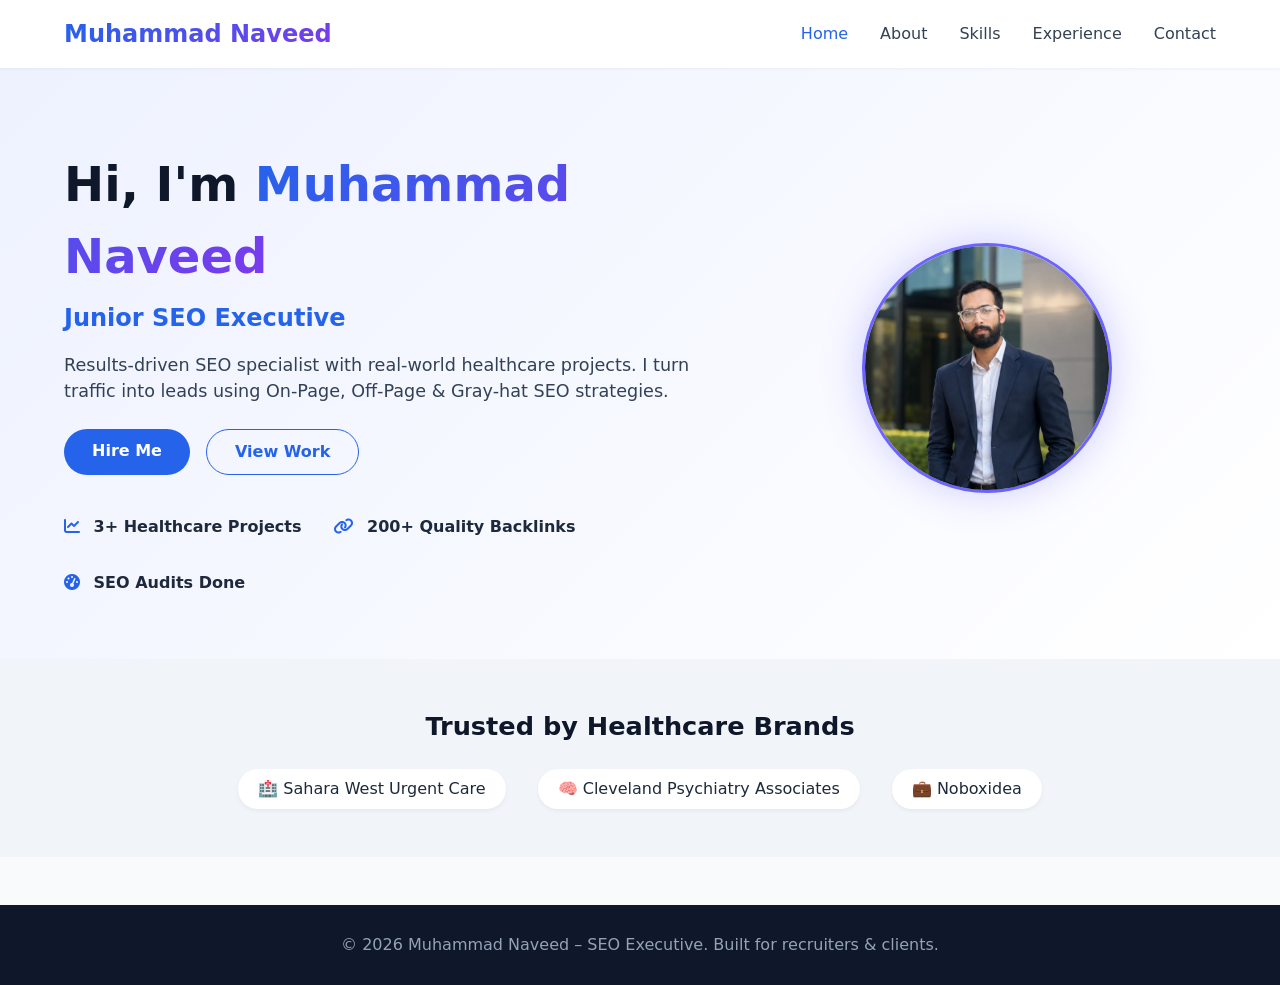
<file: index.html>
<!DOCTYPE html>
<html lang="en">
<head>
    <meta charset="UTF-8">
    <meta name="viewport" content="width=device-width, initial-scale=1.0">
    <title>Muhammad Naveed | SEO Home</title>
    <link rel="stylesheet" href="style.css">
    <link rel="stylesheet" href="https://cdnjs.cloudflare.com/ajax/libs/font-awesome/6.0.0-beta3/css/all.min.css">
</head>
<body>
    <nav>
        <div class="nav-container">
            <div class="logo">Muhammad Naveed</div>
            <ul class="nav-links">
                <li><a href="index.html" class="active">Home</a></li>
                <li><a href="about.html">About</a></li>
                <li><a href="skills.html">Skills</a></li>
                <li><a href="experience.html">Experience</a></li>
                <li><a href="contact.html">Contact</a></li>
            </ul>
        </div>
    </nav>

    <main>
        <section class="hero">
            <div class="container hero-grid">
                <div class="hero-text">
                    <h1>Hi, I'm <span class="highlight">Muhammad Naveed</span></h1>
                    <h2>Junior SEO Executive</h2>
                    <p>Results-driven SEO specialist with real-world healthcare projects. I turn traffic into leads using On-Page, Off-Page & Gray-hat SEO strategies.</p>
                    <div class="hero-buttons">
                        <a href="contact.html" class="btn">Hire Me</a>
                        <a href="experience.html" class="btn btn-outline">View Work</a>
                    </div>
                    <div class="stats">
                        <div><i class="fas fa-chart-line"></i> 3+ Healthcare Projects</div>
                        <div><i class="fas fa-link"></i> 200+ Quality Backlinks</div>
                        <div><i class="fas fa-tachometer-alt"></i> SEO Audits Done</div>
                    </div>
                </div>
                <div class="hero-icon">
    <img src="WhatsApp Image 2026-06-24 at 11.56.57 PM.jpeg" alt="Muhammad Naveed" style="width:250px; height:250px; border-radius:50%; object-fit:cover; border:3px solid #6c63ff; box-shadow: 0 0 40px rgba(108,99,255,0.3);">
</div>
            </div>
        </section>
        <section class="trusted">
            <div class="container">
                <h3>Trusted by Healthcare Brands</h3>
                <div class="brands">
                    <span>🏥 Sahara West Urgent Care</span>
                    <span>🧠 Cleveland Psychiatry Associates</span>
                    <span>💼 Noboxidea</span>
                </div>
            </div>
        </section>
    </main>

    <footer>
        <p>© 2026 Muhammad Naveed – SEO Executive. Built for recruiters & clients.</p>
    </footer>
</body>
</html>
</file>
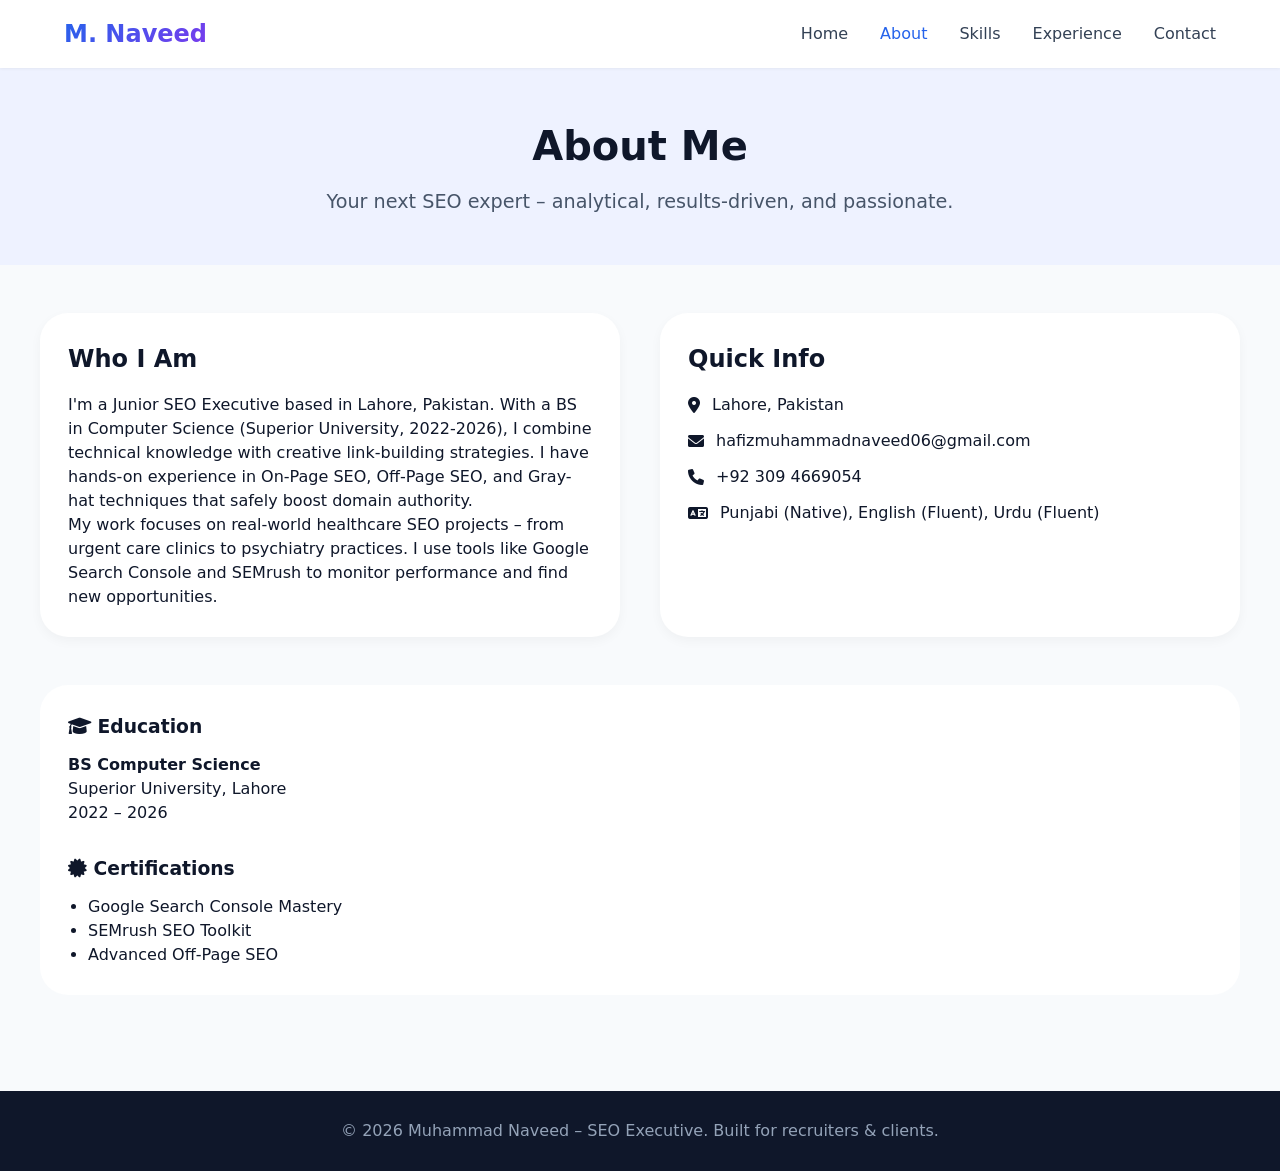
<file: about.html>
<!DOCTYPE html>
<html lang="en">
<head>
    <meta charset="UTF-8">
    <meta name="viewport" content="width=device-width, initial-scale=1.0">
    <title>About | Muhammad Naveed</title>
    <link rel="stylesheet" href="style.css">
    <link rel="stylesheet" href="https://cdnjs.cloudflare.com/ajax/libs/font-awesome/6.0.0-beta3/css/all.min.css">
</head>
<body>
    <nav>
        <div class="nav-container">
            <div class="logo">M. Naveed</div>
            <ul class="nav-links">
                <li><a href="index.html">Home</a></li>
                <li><a href="about.html" class="active">About</a></li>
                <li><a href="skills.html">Skills</a></li>
                <li><a href="experience.html">Experience</a></li>
                <li><a href="contact.html">Contact</a></li>
            </ul>
        </div>
    </nav>

    <main>
        <section class="page-header">
            <div class="container">
                <h1>About Me</h1>
                <p>Your next SEO expert – analytical, results-driven, and passionate.</p>
            </div>
        </section>

        <section class="container about-details">
            <div class="profile-box">
                <div class="profile-text">
                    <h3>Who I Am</h3>
                    <p>I'm a Junior SEO Executive based in Lahore, Pakistan. With a BS in Computer Science (Superior University, 2022-2026), I combine technical knowledge with creative link-building strategies. I have hands-on experience in On-Page SEO, Off-Page SEO, and Gray-hat techniques that safely boost domain authority.</p>
                    <p>My work focuses on real-world healthcare SEO projects – from urgent care clinics to psychiatry practices. I use tools like Google Search Console and SEMrush to monitor performance and find new opportunities.</p>
                </div>
                <div class="profile-info">
                    <h3>Quick Info</h3>
                    <p><i class="fas fa-map-marker-alt"></i> Lahore, Pakistan</p>
                    <p><i class="fas fa-envelope"></i> hafizmuhammadnaveed06@gmail.com</p>
                    <p><i class="fas fa-phone"></i> +92 309 4669054</p>
                    <p><i class="fas fa-language"></i> Punjabi (Native), English (Fluent), Urdu (Fluent)</p>
                </div>
            </div>
            <div class="edu-box">
                <h3><i class="fas fa-graduation-cap"></i> Education</h3>
                <div class="edu-item">
                    <strong>BS Computer Science</strong><br>
                    Superior University, Lahore<br>
                    2022 – 2026
                </div>
                <h3 style="margin-top: 30px;"><i class="fas fa-certificate"></i> Certifications</h3>
                <ul>
                    <li>Google Search Console Mastery</li>
                    <li>SEMrush SEO Toolkit</li>
                    <li>Advanced Off-Page SEO</li>
                </ul>
            </div>
        </section>
    </main>

    <footer>
        <p>© 2026 Muhammad Naveed – SEO Executive. Built for recruiters & clients.</p>
    </footer>
</body>
</html>
</file>
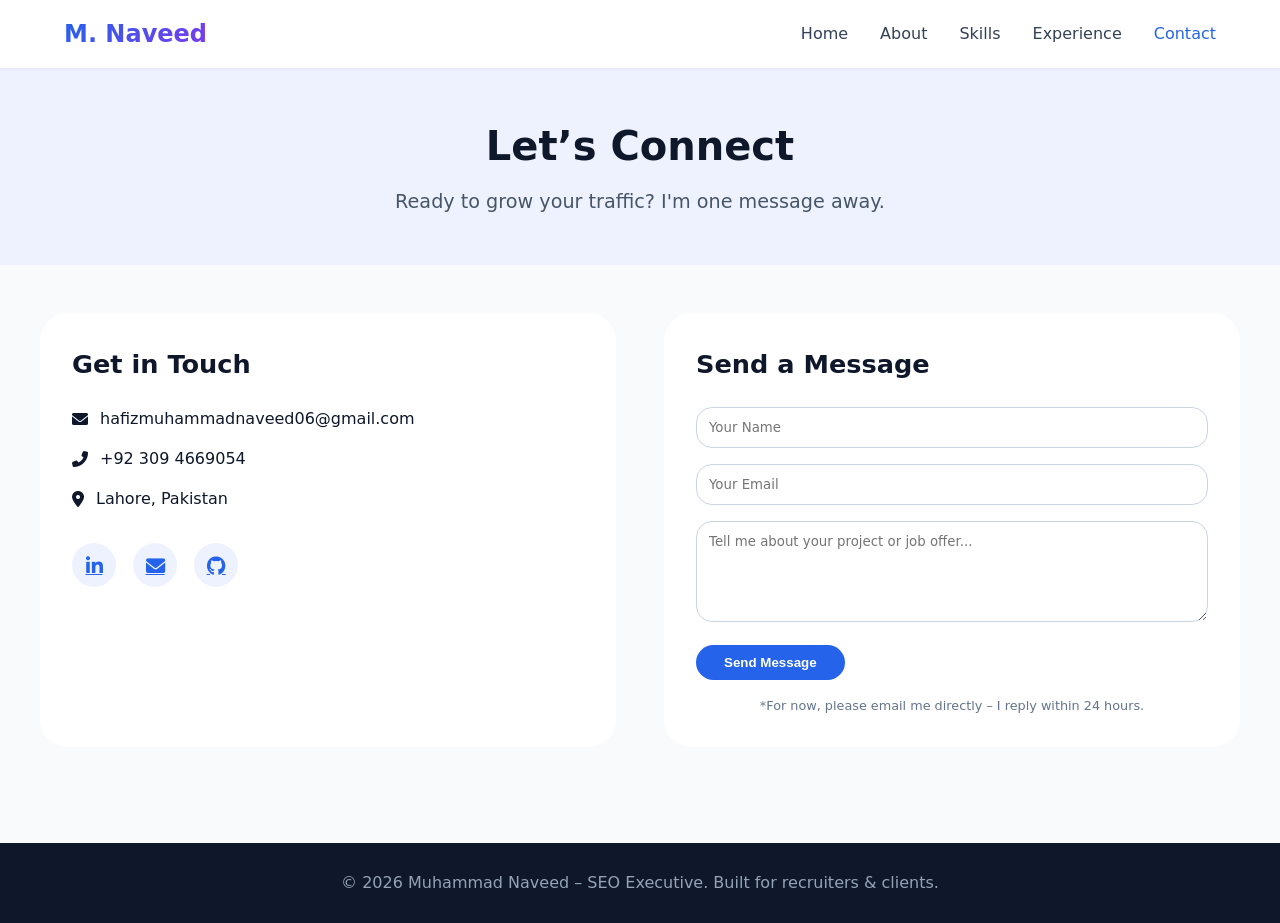
<file: contact.html>
<!DOCTYPE html>
<html lang="en">
<head>
    <meta charset="UTF-8">
    <meta name="viewport" content="width=device-width, initial-scale=1.0">
    <title>Contact | Muhammad Naveed</title>
    <link rel="stylesheet" href="style.css">
    <link rel="stylesheet" href="https://cdnjs.cloudflare.com/ajax/libs/font-awesome/6.0.0-beta3/css/all.min.css">
</head>
<body>
    <nav>
        <div class="nav-container">
            <div class="logo">M. Naveed</div>
            <ul class="nav-links">
                <li><a href="index.html">Home</a></li>
                <li><a href="about.html">About</a></li>
                <li><a href="skills.html">Skills</a></li>
                <li><a href="experience.html">Experience</a></li>
                <li><a href="contact.html" class="active">Contact</a></li>
            </ul>
        </div>
    </nav>

    <main>
        <section class="page-header">
            <div class="container">
                <h1>Let’s Connect</h1>
                <p>Ready to grow your traffic? I'm one message away.</p>
            </div>
        </section>

        <section class="container contact-grid">
            <div class="contact-info">
                <h3>Get in Touch</h3>
                <p><i class="fas fa-envelope"></i> hafizmuhammadnaveed06@gmail.com</p>
                <p><i class="fas fa-phone-alt"></i> +92 309 4669054</p>
                <p><i class="fas fa-map-marker-alt"></i> Lahore, Pakistan</p>
                <div class="social">
                    <a href="https://linkedin.com/in/your-profile" target="_blank"><i class="fab fa-linkedin-in"></i></a>
                    <a href="mailto:hafizmuhammadnaveed06@gmail.com"><i class="fas fa-envelope"></i></a>
                    <a href="#"><i class="fab fa-github"></i></a>
                </div>
            </div>
            <div class="contact-form">
                <h3>Send a Message</h3>
                <form action="#" method="post">
                    <input type="text" placeholder="Your Name" required>
                    <input type="email" placeholder="Your Email" required>
                    <textarea rows="5" placeholder="Tell me about your project or job offer..."></textarea>
                    <button type="submit" class="btn">Send Message</button>
                </form>
                <p class="form-note">*For now, please email me directly – I reply within 24 hours.</p>
            </div>
        </section>
    </main>

    <footer>
        <p>© 2026 Muhammad Naveed – SEO Executive. Built for recruiters & clients.</p>
    </footer>
</body>
</html>
</file>
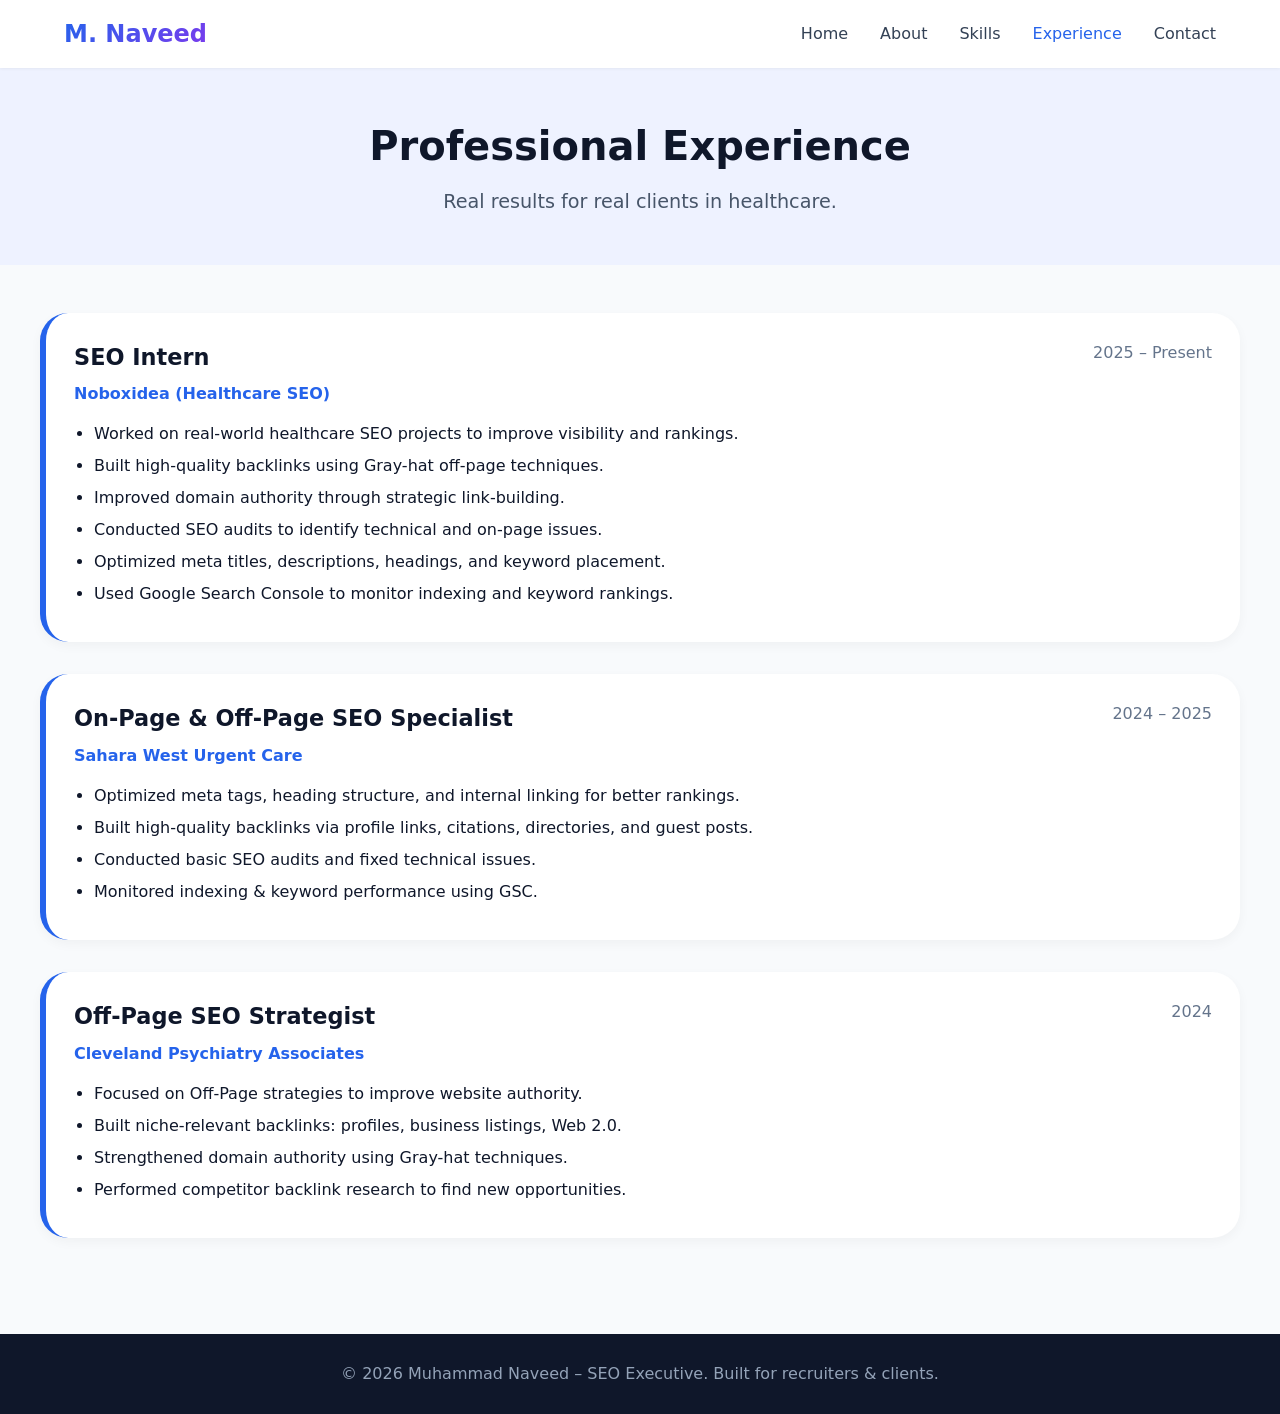
<file: experience.html>
<!DOCTYPE html>
<html lang="en">
<head>
    <meta charset="UTF-8">
    <meta name="viewport" content="width=device-width, initial-scale=1.0">
    <title>Experience | Muhammad Naveed</title>
    <link rel="stylesheet" href="style.css">
    <link rel="stylesheet" href="https://cdnjs.cloudflare.com/ajax/libs/font-awesome/6.0.0-beta3/css/all.min.css">
</head>
<body>
    <nav>
        <div class="nav-container">
            <div class="logo">M. Naveed</div>
            <ul class="nav-links">
                <li><a href="index.html">Home</a></li>
                <li><a href="about.html">About</a></li>
                <li><a href="skills.html">Skills</a></li>
                <li><a href="experience.html" class="active">Experience</a></li>
                <li><a href="contact.html">Contact</a></li>
            </ul>
        </div>
    </nav>

    <main>
        <section class="page-header">
            <div class="container">
                <h1>Professional Experience</h1>
                <p>Real results for real clients in healthcare.</p>
            </div>
        </section>

        <section class="container timeline">
            <div class="exp-item">
                <div class="exp-header">
                    <span class="exp-title">SEO Intern</span>
                    <span class="exp-date">2025 – Present</span>
                </div>
                <div class="exp-company">Noboxidea (Healthcare SEO)</div>
                <ul>
                    <li>Worked on real-world healthcare SEO projects to improve visibility and rankings.</li>
                    <li>Built high-quality backlinks using Gray-hat off-page techniques.</li>
                    <li>Improved domain authority through strategic link-building.</li>
                    <li>Conducted SEO audits to identify technical and on-page issues.</li>
                    <li>Optimized meta titles, descriptions, headings, and keyword placement.</li>
                    <li>Used Google Search Console to monitor indexing and keyword rankings.</li>
                </ul>
            </div>
            <div class="exp-item">
                <div class="exp-header">
                    <span class="exp-title">On-Page & Off-Page SEO Specialist</span>
                    <span class="exp-date">2024 – 2025</span>
                </div>
                <div class="exp-company">Sahara West Urgent Care</div>
                <ul>
                    <li>Optimized meta tags, heading structure, and internal linking for better rankings.</li>
                    <li>Built high-quality backlinks via profile links, citations, directories, and guest posts.</li>
                    <li>Conducted basic SEO audits and fixed technical issues.</li>
                    <li>Monitored indexing & keyword performance using GSC.</li>
                </ul>
            </div>
            <div class="exp-item">
                <div class="exp-header">
                    <span class="exp-title">Off-Page SEO Strategist</span>
                    <span class="exp-date">2024</span>
                </div>
                <div class="exp-company">Cleveland Psychiatry Associates</div>
                <ul>
                    <li>Focused on Off-Page strategies to improve website authority.</li>
                    <li>Built niche-relevant backlinks: profiles, business listings, Web 2.0.</li>
                    <li>Strengthened domain authority using Gray-hat techniques.</li>
                    <li>Performed competitor backlink research to find new opportunities.</li>
                </ul>
            </div>
        </section>
    </main>

    <footer>
        <p>© 2026 Muhammad Naveed – SEO Executive. Built for recruiters & clients.</p>
    </footer>
</body>
</html>
</file>
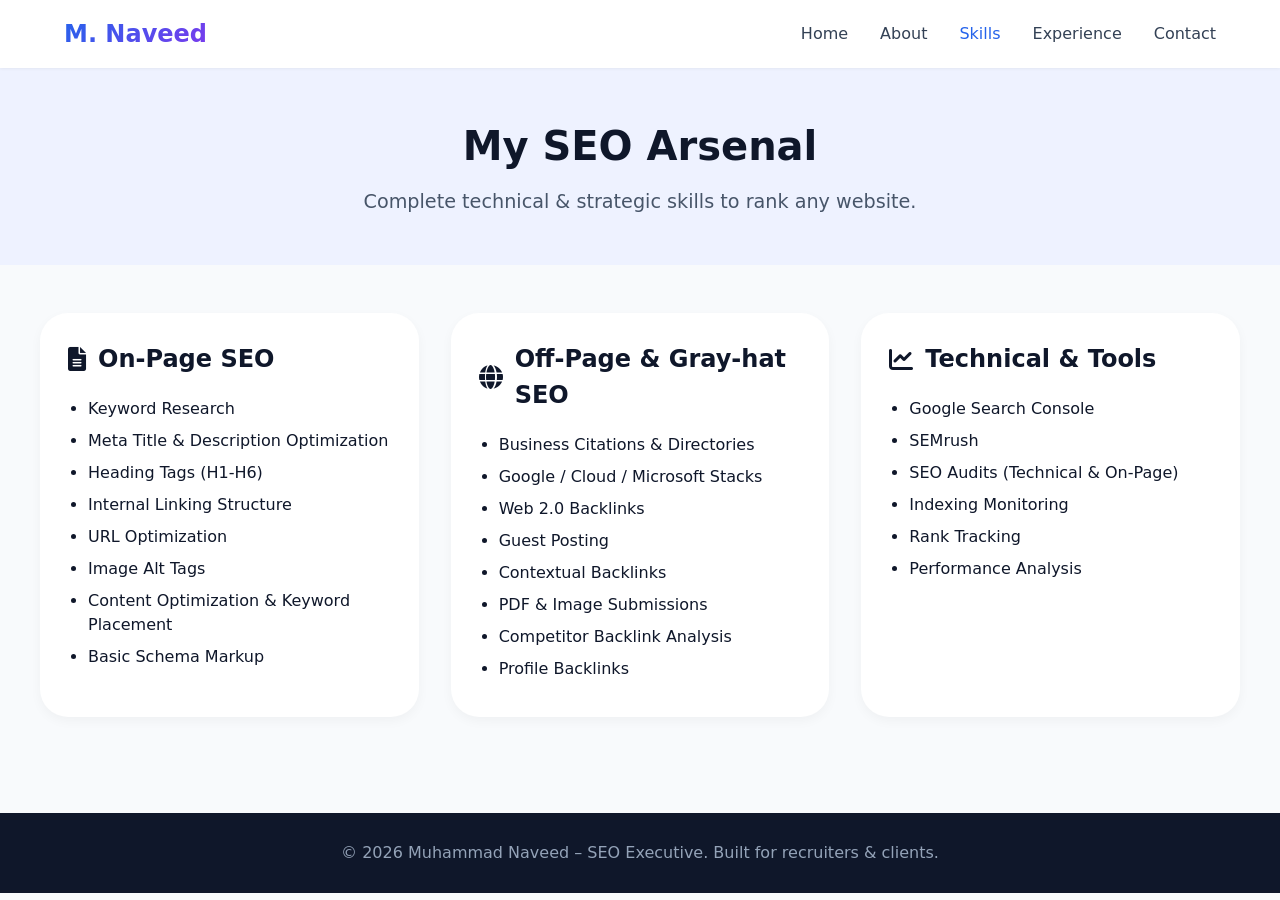
<file: skills.html>
<!DOCTYPE html>
<html lang="en">
<head>
    <meta charset="UTF-8">
    <meta name="viewport" content="width=device-width, initial-scale=1.0">
    <title>SEO Skills | Muhammad Naveed</title>
    <link rel="stylesheet" href="style.css">
    <link rel="stylesheet" href="https://cdnjs.cloudflare.com/ajax/libs/font-awesome/6.0.0-beta3/css/all.min.css">
</head>
<body>
    <nav>
        <div class="nav-container">
            <div class="logo">M. Naveed</div>
            <ul class="nav-links">
                <li><a href="index.html">Home</a></li>
                <li><a href="about.html">About</a></li>
                <li><a href="skills.html" class="active">Skills</a></li>
                <li><a href="experience.html">Experience</a></li>
                <li><a href="contact.html">Contact</a></li>
            </ul>
        </div>
    </nav>

    <main>
        <section class="page-header">
            <div class="container">
                <h1>My SEO Arsenal</h1>
                <p>Complete technical & strategic skills to rank any website.</p>
            </div>
        </section>

        <section class="container skills-grid">
            <div class="skill-card">
                <h3><i class="fas fa-file-alt"></i> On-Page SEO</h3>
                <ul>
                    <li>Keyword Research</li>
                    <li>Meta Title & Description Optimization</li>
                    <li>Heading Tags (H1-H6)</li>
                    <li>Internal Linking Structure</li>
                    <li>URL Optimization</li>
                    <li>Image Alt Tags</li>
                    <li>Content Optimization & Keyword Placement</li>
                    <li>Basic Schema Markup</li>
                </ul>
            </div>
            <div class="skill-card">
                <h3><i class="fas fa-globe"></i> Off-Page & Gray-hat SEO</h3>
                <ul>
                    <li>Business Citations & Directories</li>
                    <li>Google / Cloud / Microsoft Stacks</li>
                    <li>Web 2.0 Backlinks</li>
                    <li>Guest Posting</li>
                    <li>Contextual Backlinks</li>
                    <li>PDF & Image Submissions</li>
                    <li>Competitor Backlink Analysis</li>
                    <li>Profile Backlinks</li>
                </ul>
            </div>
            <div class="skill-card">
                <h3><i class="fas fa-chart-line"></i> Technical & Tools</h3>
                <ul>
                    <li>Google Search Console</li>
                    <li>SEMrush</li>
                    <li>SEO Audits (Technical & On-Page)</li>
                    <li>Indexing Monitoring</li>
                    <li>Rank Tracking</li>
                    <li>Performance Analysis</li>
                </ul>
            </div>
        </section>
    </main>

    <footer>
        <p>© 2026 Muhammad Naveed – SEO Executive. Built for recruiters & clients.</p>
    </footer>
</body>
</html>
</file>
<file: style.css>
* {
    margin: 0;
    padding: 0;
    box-sizing: border-box;
}
body {
    font-family: 'Inter', system-ui, -apple-system, 'Segoe UI', Roboto, sans-serif;
    background: #f8fafc;
    color: #0f172a;
    line-height: 1.5;
}
.container {
    max-width: 1200px;
    margin: 0 auto;
    padding: 0 24px;
}
nav {
    background: white;
    box-shadow: 0 1px 3px rgba(0,0,0,0.05);
    position: sticky;
    top: 0;
    z-index: 100;
    backdrop-filter: blur(8px);
    background: rgba(255,255,255,0.95);
}
.nav-container {
    display: flex;
    justify-content: space-between;
    align-items: center;
    padding: 16px 24px;
    max-width: 1200px;
    margin: 0 auto;
}
.logo {
    font-weight: 800;
    font-size: 1.5rem;
    background: linear-gradient(135deg, #2563eb, #7c3aed);
    -webkit-background-clip: text;
    background-clip: text;
    color: transparent;
}
.nav-links {
    display: flex;
    gap: 32px;
    list-style: none;
}
.nav-links a {
    text-decoration: none;
    font-weight: 500;
    color: #334155;
    transition: color 0.2s;
}
.nav-links a:hover, .nav-links a.active {
    color: #2563eb;
}
.btn {
    display: inline-block;
    background: #2563eb;
    color: white;
    padding: 10px 28px;
    border-radius: 40px;
    text-decoration: none;
    font-weight: 600;
    transition: all 0.2s;
    border: none;
    cursor: pointer;
}
.btn-outline {
    background: transparent;
    border: 1.5px solid #2563eb;
    color: #2563eb;
}
.btn-outline:hover {
    background: #2563eb;
    color: white;
}
.btn:hover {
    background: #1d4ed8;
    transform: translateY(-2px);
}
.hero {
    padding: 80px 0 64px;
    background: linear-gradient(135deg, #eef2ff, #ffffff);
}
.hero-grid {
    display: flex;
    flex-wrap: wrap;
    align-items: center;
    justify-content: space-between;
    gap: 40px;
}
.hero-text {
    flex: 1;
}
.hero-text h1 {
    font-size: 3rem;
    font-weight: 800;
    margin-bottom: 8px;
}
.highlight {
    background: linear-gradient(135deg, #2563eb, #7c3aed);
    -webkit-background-clip: text;
    background-clip: text;
    color: transparent;
}
.hero-text h2 {
    font-size: 1.5rem;
    font-weight: 600;
    color: #2563eb;
    margin-bottom: 16px;
}
.hero-text p {
    font-size: 1.1rem;
    color: #334155;
    margin: 16px 0 24px;
}
.hero-buttons {
    display: flex;
    gap: 16px;
    flex-wrap: wrap;
}
.stats {
    display: flex;
    gap: 32px;
    margin-top: 40px;
    flex-wrap: wrap;
}
.stats div {
    font-weight: 600;
    color: #1e293b;
}
.stats i {
    color: #2563eb;
    margin-right: 8px;
}
.hero-icon {
    flex: 0.7;
    text-align: center;
}
.hero-icon i {
    font-size: 12rem;
    color: #2563eb;
    opacity: 0.8;
}
.trusted {
    background: #f1f5f9;
    text-align: center;
    padding: 48px 0;
}
.trusted h3 {
    font-size: 1.6rem;
    margin-bottom: 24px;
}
.brands {
    display: flex;
    justify-content: center;
    gap: 32px;
    flex-wrap: wrap;
    font-weight: 500;
    color: #1e293b;
}
.brands span {
    background: white;
    padding: 8px 20px;
    border-radius: 40px;
    box-shadow: 0 2px 4px rgba(0,0,0,0.05);
}
.page-header {
    background: #eef2ff;
    padding: 48px 0;
    text-align: center;
}
.page-header h1 {
    font-size: 2.5rem;
    margin-bottom: 12px;
}
.page-header p {
    color: #475569;
    font-size: 1.2rem;
}
.about-details {
    padding: 48px 0;
}
.profile-box {
    display: flex;
    flex-wrap: wrap;
    gap: 40px;
    margin-bottom: 48px;
}
.profile-text, .profile-info {
    flex: 1;
    background: white;
    padding: 28px;
    border-radius: 28px;
    box-shadow: 0 4px 12px rgba(0,0,0,0.04);
}
.profile-text h3, .profile-info h3 {
    font-size: 1.5rem;
    margin-bottom: 16px;
}
.profile-info p {
    margin: 12px 0;
    display: flex;
    align-items: center;
    gap: 12px;
}
.edu-box {
    background: white;
    padding: 28px;
    border-radius: 28px;
}
.edu-item {
    margin-top: 12px;
}
.edu-box ul {
    margin-top: 12px;
    padding-left: 20px;
}
.skills-grid {
    display: grid;
    grid-template-columns: repeat(auto-fit, minmax(320px, 1fr));
    gap: 32px;
    padding: 48px 0;
}
.skill-card {
    background: white;
    border-radius: 28px;
    padding: 28px;
    box-shadow: 0 4px 12px rgba(0,0,0,0.04);
    transition: transform 0.2s;
}
.skill-card:hover {
    transform: translateY(-5px);
}
.skill-card h3 {
    font-size: 1.5rem;
    margin-bottom: 20px;
    display: flex;
    gap: 12px;
    align-items: center;
}
.skill-card ul {
    padding-left: 20px;
}
.skill-card li {
    margin: 8px 0;
}
.timeline {
    padding: 48px 0;
    display: flex;
    flex-direction: column;
    gap: 32px;
}
.exp-item {
    background: white;
    border-radius: 28px;
    padding: 28px;
    border-left: 6px solid #2563eb;
    box-shadow: 0 4px 12px rgba(0,0,0,0.04);
}
.exp-header {
    display: flex;
    justify-content: space-between;
    flex-wrap: wrap;
    margin-bottom: 8px;
}
.exp-title {
    font-size: 1.4rem;
    font-weight: 700;
}
.exp-date {
    color: #64748b;
    font-weight: 500;
}
.exp-company {
    font-weight: 600;
    color: #2563eb;
    margin-bottom: 16px;
}
.exp-item ul {
    padding-left: 20px;
}
.exp-item li {
    margin: 8px 0;
}
.contact-grid {
    display: flex;
    flex-wrap: wrap;
    gap: 48px;
    padding: 48px 0;
}
.contact-info {
    flex: 1;
    background: white;
    padding: 32px;
    border-radius: 28px;
}
.contact-info h3 {
    font-size: 1.6rem;
    margin-bottom: 24px;
}
.contact-info p {
    margin: 16px 0;
    display: flex;
    align-items: center;
    gap: 12px;
}
.social {
    margin-top: 32px;
}
.social a {
    display: inline-flex;
    width: 44px;
    height: 44px;
    background: #eef2ff;
    border-radius: 50%;
    align-items: center;
    justify-content: center;
    margin-right: 12px;
    color: #2563eb;
    font-size: 1.2rem;
    transition: 0.2s;
}
.social a:hover {
    background: #2563eb;
    color: white;
}
.contact-form {
    flex: 1;
    background: white;
    padding: 32px;
    border-radius: 28px;
}
.contact-form h3 {
    font-size: 1.6rem;
    margin-bottom: 24px;
}
input, textarea {
    width: 100%;
    padding: 12px;
    border-radius: 16px;
    border: 1px solid #cbd5e1;
    margin-bottom: 16px;
    font-family: inherit;
}
.form-note {
    font-size: 0.8rem;
    color: #64748b;
    margin-top: 16px;
    text-align: center;
}
footer {
    text-align: center;
    padding: 28px;
    background: #0f172a;
    color: #94a3b8;
    margin-top: 48px;
}
.hero-icon img {
    width: 250px;
    height: 250px;
    border-radius: 50%;
    object-fit: cover;
    border: 3px solid #6c63ff;
    box-shadow: 0 0 40px rgba(108, 99, 255, 0.3);
}
@media (max-width: 768px) {
    .hero-text h1 { font-size: 2rem; }
    .hero-icon i { font-size: 7rem; }
    .nav-links { gap: 20px; }
    .stats { gap: 16px; }
}
</file>
